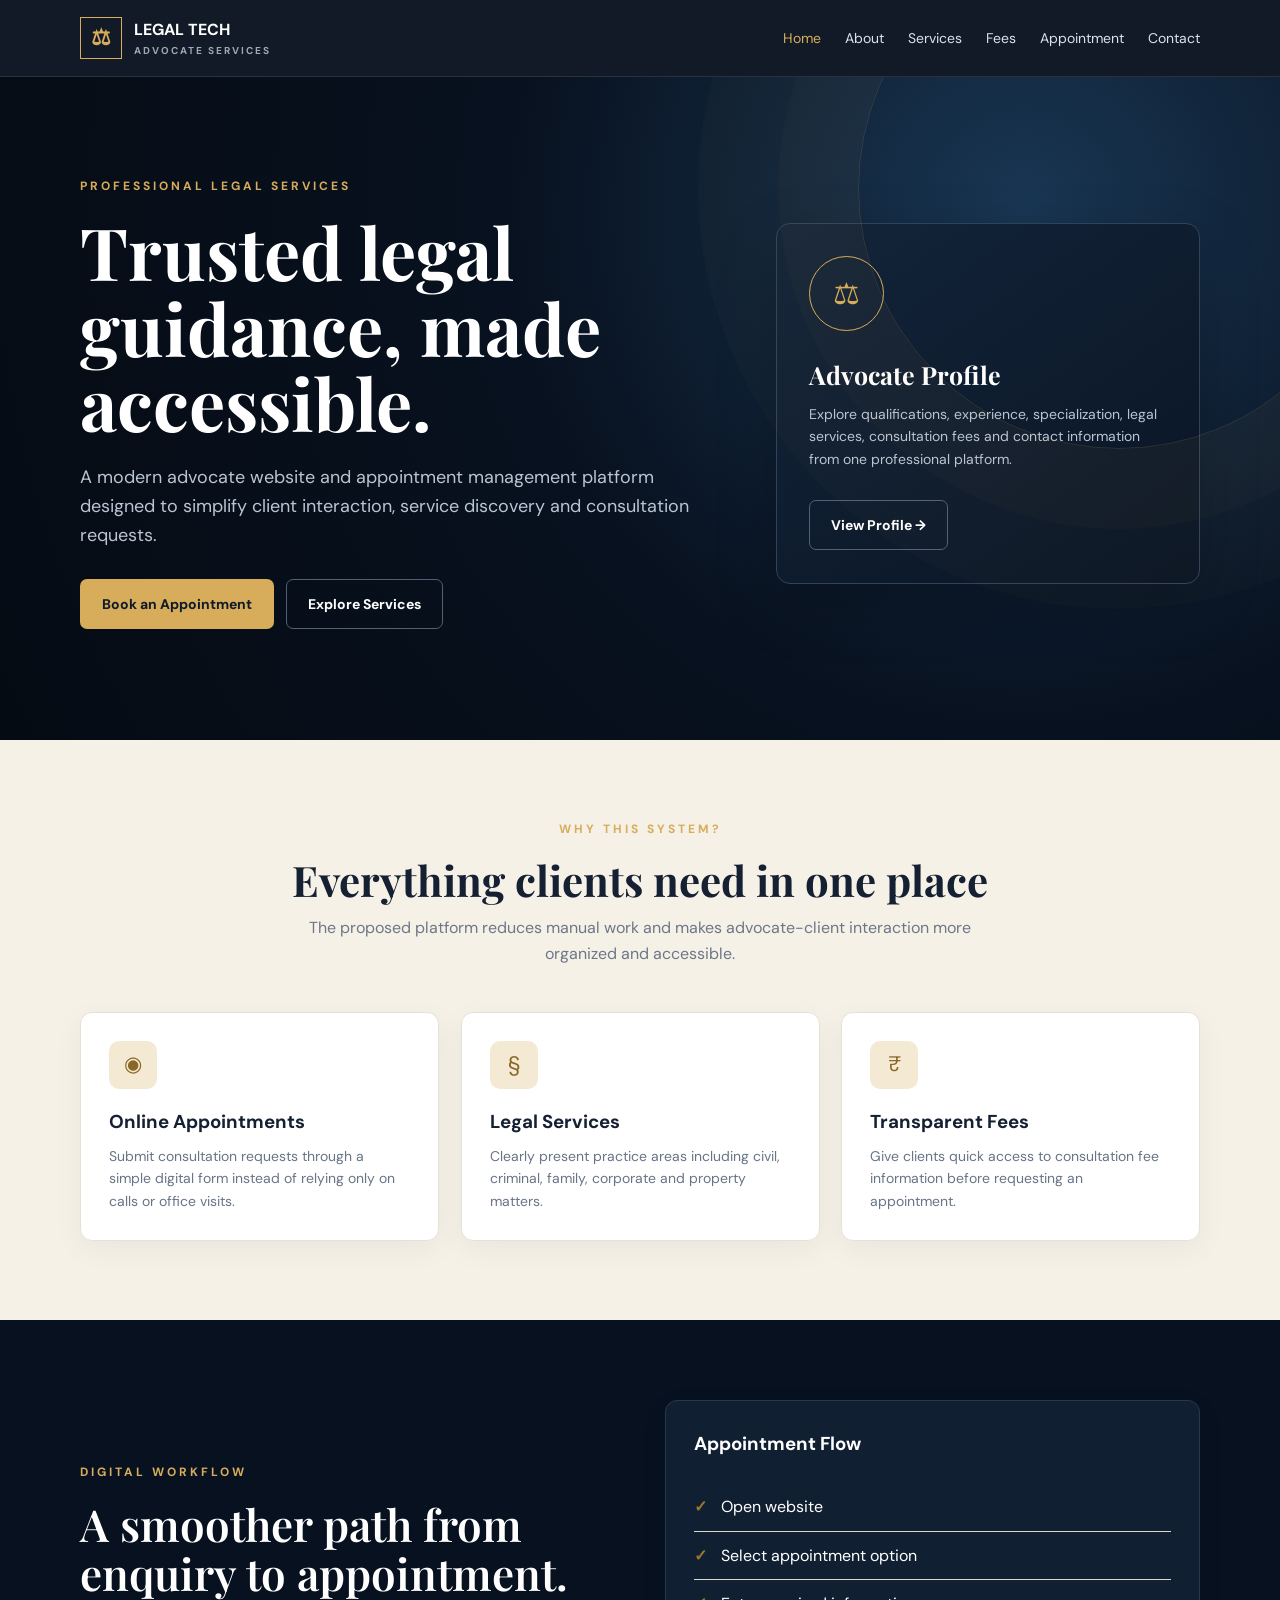
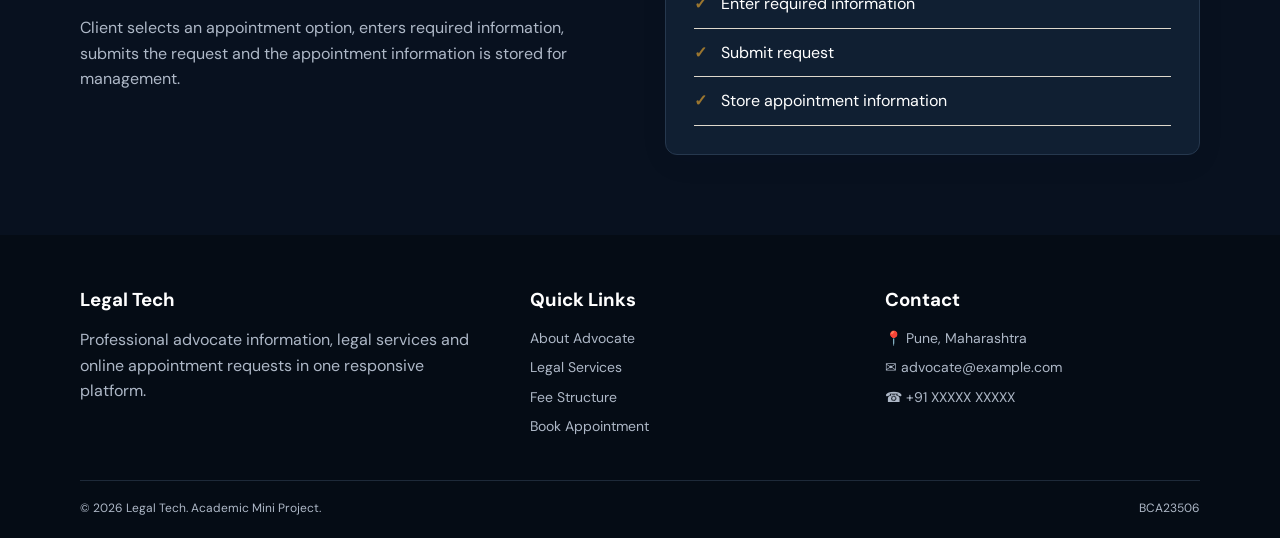
<file: advocate_website/index.html>
<!DOCTYPE html>
<html lang="en">
 <head>
  <meta charset="utf-8"/>
  <meta content="width=device-width,initial-scale=1" name="viewport"/>
  <title>
   Legal Tech | Advocate Website
  </title>
  <link href="css/style.css" rel="stylesheet"/>
 </head>
 <body>
  <div id="site-header">
  </div>
  <main>
   <section class="hero">
    <div class="container hero-grid">
     <div>
      <div class="eyebrow">
       Professional Legal Services
      </div>
      <h1>
       Trusted legal guidance, made accessible.
      </h1>
      <p>
       A modern advocate website and appointment management platform designed to simplify client interaction, service discovery and consultation requests.
      </p>
      <div class="actions">
       <a class="btn btn-gold" href="appointment.html">
        Book an Appointment
       </a>
       <a class="btn btn-outline" href="services.html">
        Explore Services
       </a>
      </div>
     </div>
     <div class="hero-card reveal">
      <div class="seal">
       ⚖
      </div>
      <h3>
       Advocate Profile
      </h3>
      <p>
       Explore qualifications, experience, specialization, legal services, consultation fees and contact information from one professional platform.
      </p>
      <div class="actions">
       <a class="btn btn-outline" href="about.html">
        View Profile &rarr;
       </a>
      </div>
     </div>
    </div>
   </section>
   <section class="section">
    <div class="container">
     <div class="section-head reveal">
      <div class="eyebrow">
       Why this system?
      </div>
      <h2>
       Everything clients need in one place
      </h2>
      <p>
       The proposed platform reduces manual work and makes advocate-client interaction more organized and accessible.
      </p>
     </div>
     <div class="grid3">
      <div class="card reveal">
       <div class="icon">
        ◉
       </div>
       <h3>
        Online Appointments
       </h3>
       <p>
        Submit consultation requests through a simple digital form instead of relying only on calls or office visits.
       </p>
      </div>
      <div class="card reveal">
       <div class="icon">
        &sect;
       </div>
       <h3>
        Legal Services
       </h3>
       <p>
        Clearly present practice areas including civil, criminal, family, corporate and property matters.
       </p>
      </div>
      <div class="card reveal">
       <div class="icon">
        ₹
       </div>
       <h3>
        Transparent Fees
       </h3>
       <p>
        Give clients quick access to consultation fee information before requesting an appointment.
       </p>
      </div>
     </div>
    </div>
   </section>
   <section class="section dark">
    <div class="container split">
     <div class="reveal">
      <div class="eyebrow">
       Digital workflow
      </div>
      <h2>
       A smoother path from enquiry to appointment.
      </h2>
      <p style="color:#aeb8c7;margin-top:18px">
       Client selects an appointment option, enters required information, submits the request and the appointment information is stored for management.
      </p>
     </div>
     <div class="card reveal">
      <h3>
       Appointment Flow
      </h3>
      <ul class="checklist">
       <li>
        Open website
       </li>
       <li>
        Select appointment option
       </li>
       <li>
        Enter required information
       </li>
       <li>
        Submit request
       </li>
       <li>
        Store appointment information
       </li>
      </ul>
     </div>
    </div>
   </section>
  </main>
  <div id="site-footer">
  </div>
  <script src="js/components.js">
  </script>
  <script src="js/main.js">
  </script>
 </body>
</html>
</file>
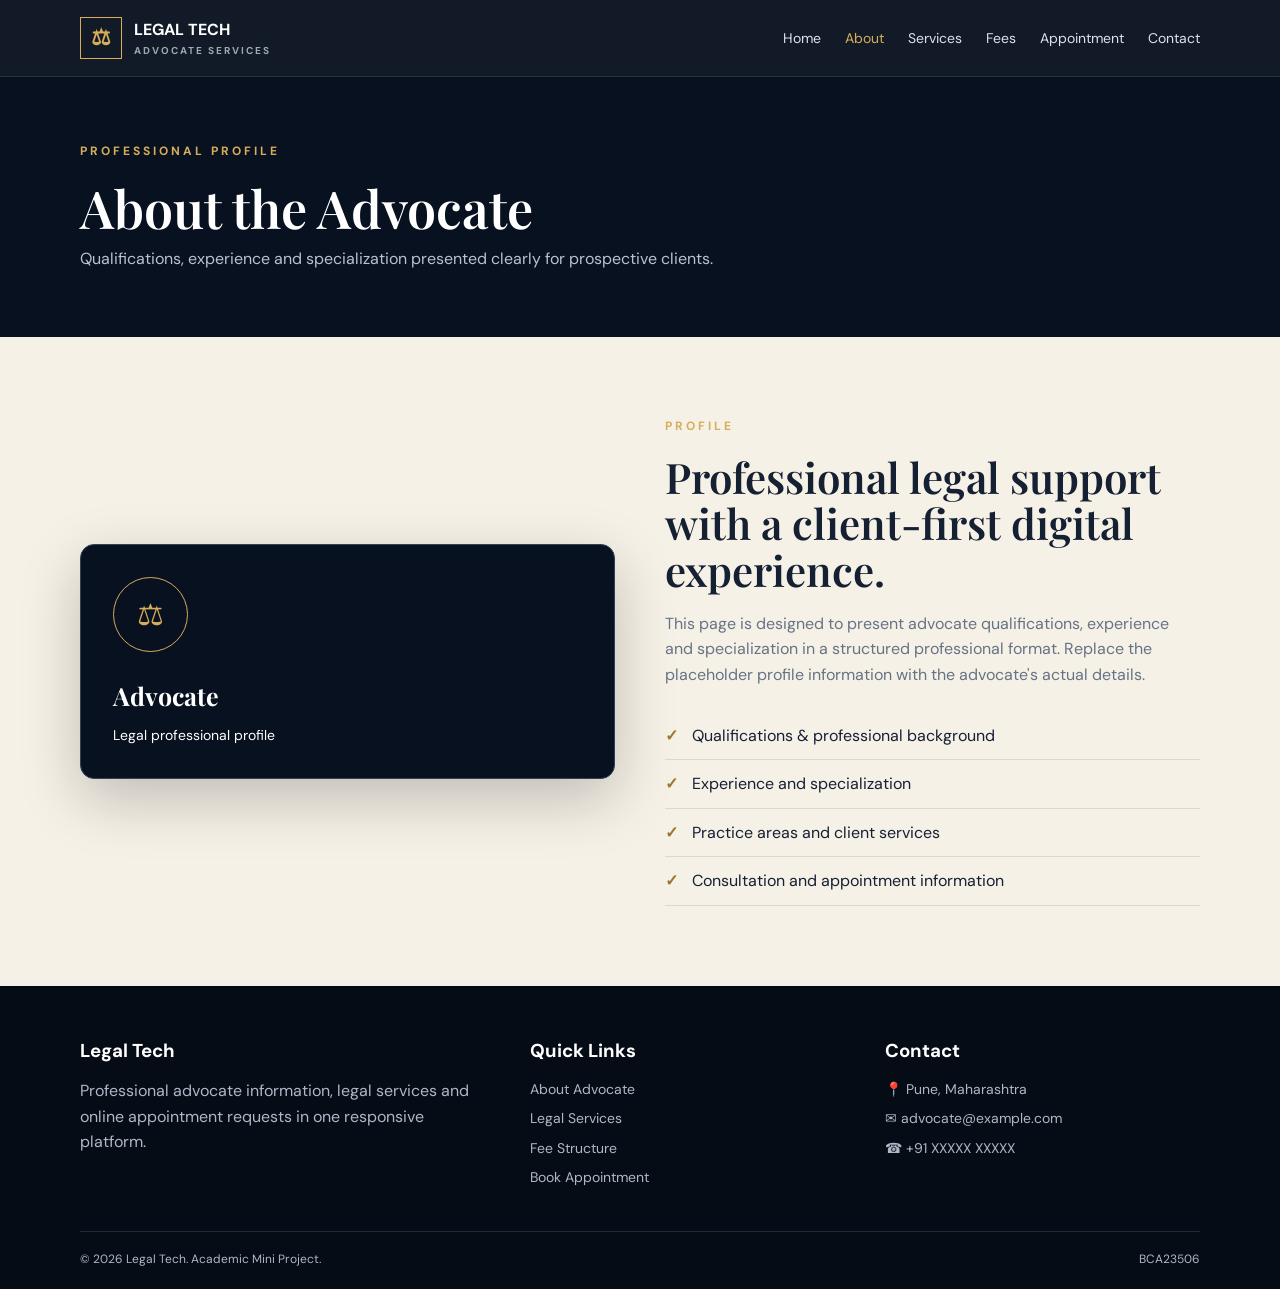
<file: advocate_website/about.html>
<!DOCTYPE html>
<html lang="en">
 <head>
  <meta charset="utf-8"/>
  <meta content="width=device-width,initial-scale=1" name="viewport"/>
  <title>
   About Advocate | Legal Tech
  </title>
  <link href="css/style.css" rel="stylesheet"/>
 </head>
 <body>
  <div id="site-header">
  </div>
  <section class="page-hero">
   <div class="container">
    <div class="eyebrow">
     Professional Profile
    </div>
    <h1>
     About the Advocate
    </h1>
    <p>
     Qualifications, experience and specialization presented clearly for prospective clients.
    </p>
   </div>
  </section>
  <main class="section">
   <div class="container split">
    <div class="reveal">
     <div class="hero-card" style="background:var(--navy);color:#fff">
      <div class="seal">
       ⚖
      </div>
      <h3>
       Advocate
      </h3>
      <p>
       Legal professional profile
      </p>
     </div>
    </div>
    <div class="reveal">
     <div class="eyebrow">
      Profile
     </div>
     <h2 style="font:600 42px/1.1 'Playfair Display',serif">
      Professional legal support with a client-first digital experience.
     </h2>
     <p style="margin-top:18px;color:#667384">
      This page is designed to present advocate qualifications, experience and specialization in a structured professional format. Replace the placeholder profile information with the advocate's actual details.
     </p>
     <ul class="checklist">
      <li>
       Qualifications &amp; professional background
      </li>
      <li>
       Experience and specialization
      </li>
      <li>
       Practice areas and client services
      </li>
      <li>
       Consultation and appointment information
      </li>
     </ul>
    </div>
   </div>
  </main>
  <div id="site-footer">
  </div>
  <script src="js/components.js">
  </script>
  <script src="js/main.js">
  </script>
 </body>
</html>
</file>
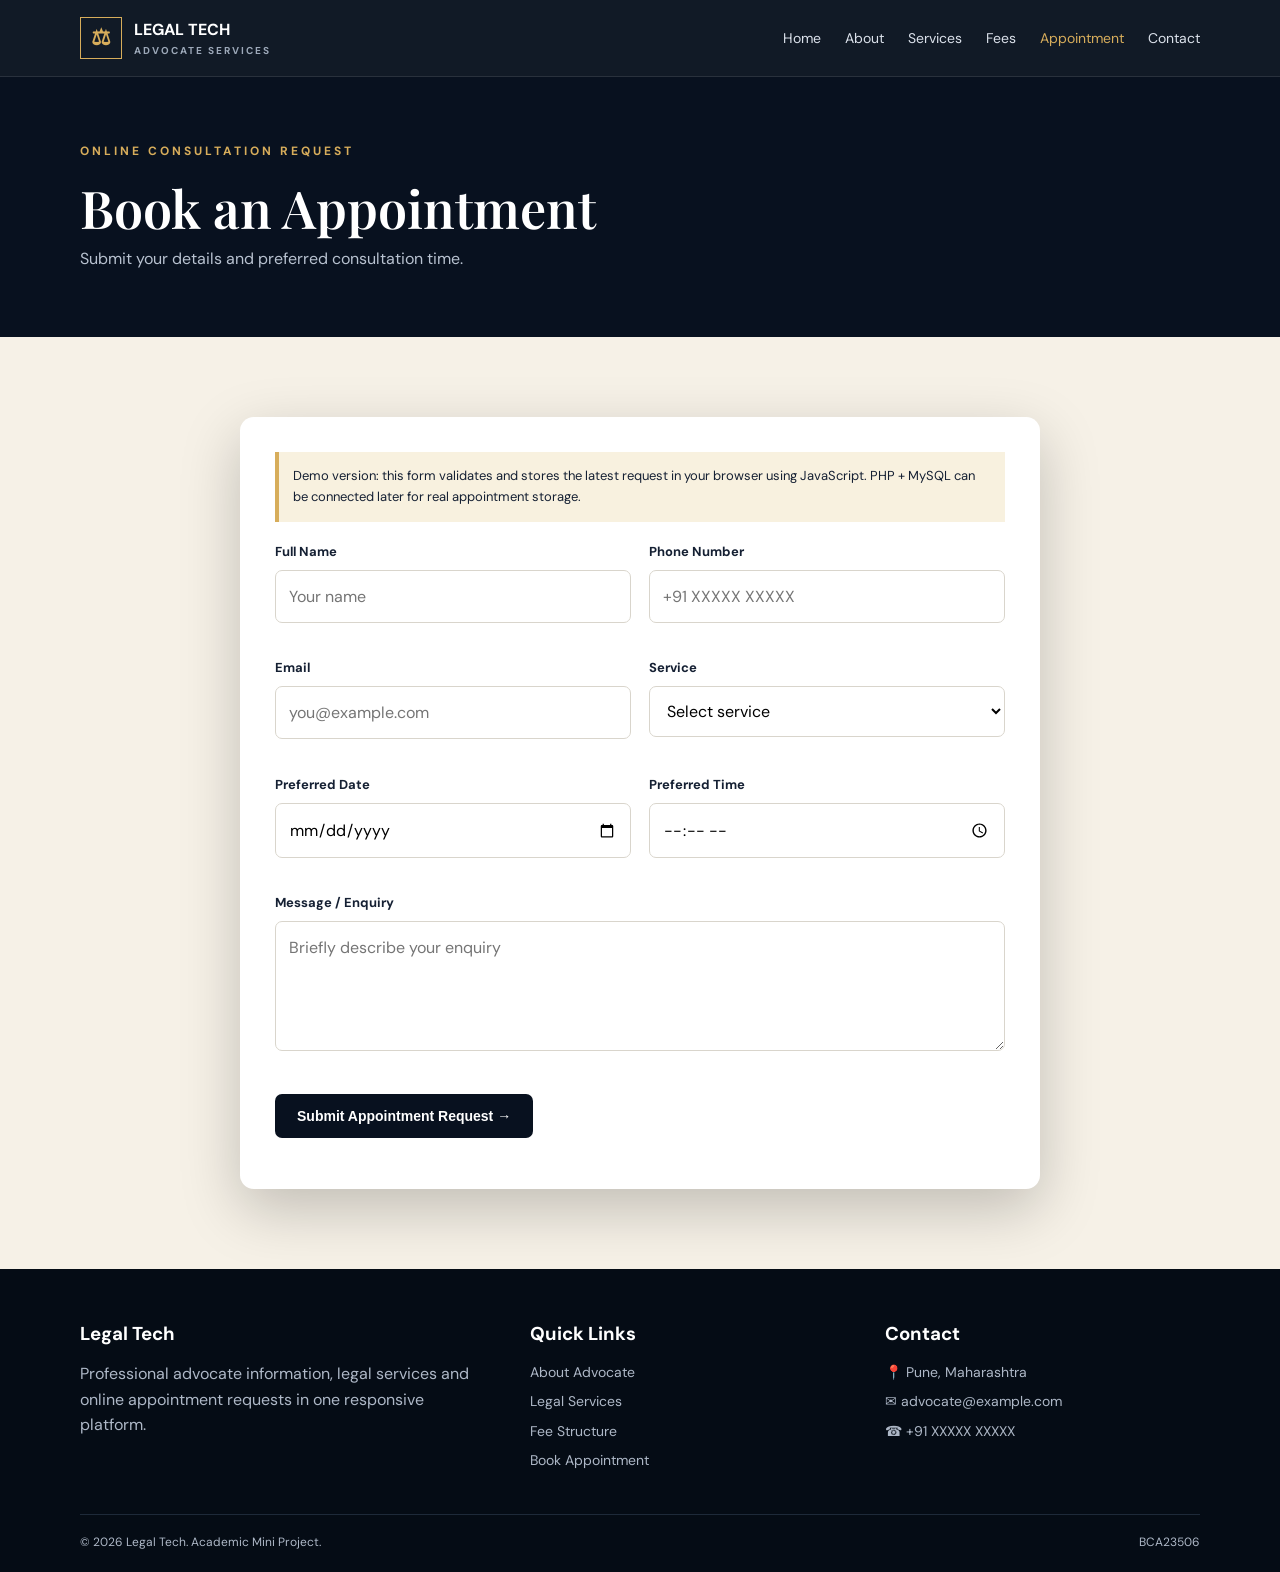
<file: advocate_website/appointment.html>
<!DOCTYPE html>
<html lang="en">
 <head>
  <meta charset="utf-8"/>
  <meta content="width=device-width,initial-scale=1" name="viewport"/>
  <title>
   Appointment | Legal Tech
  </title>
  <link href="css/style.css" rel="stylesheet"/>
 </head>
 <body>
  <div id="site-header">
  </div>
  <section class="page-hero">
   <div class="container">
    <div class="eyebrow">
     Online Consultation Request
    </div>
    <h1>
     Book an Appointment
    </h1>
    <p>
     Submit your details and preferred consultation time.
    </p>
   </div>
  </section>
  <main class="section">
   <div class="container">
    <div class="form-wrap reveal">
     <div class="notice">
      Demo version: this form validates and stores the latest request in your browser using JavaScript. PHP + MySQL can be connected later for real appointment storage.
     </div>
     <form id="appointmentForm">
      <div class="form-grid">
       <div class="field">
        <label>
         Full Name
        </label>
        <input name="name" placeholder="Your name" required=""/>
       </div>
       <div class="field">
        <label>
         Phone Number
        </label>
        <input name="phone" placeholder="+91 XXXXX XXXXX" required=""/>
       </div>
       <div class="field">
        <label>
         Email
        </label>
        <input name="email" placeholder="you@example.com" required="" type="email"/>
       </div>
       <div class="field">
        <label>
         Service
        </label>
        <select name="service" required="">
         <option value="">
          Select service
         </option>
         <option>
          Civil Law
         </option>
         <option>
          Criminal Law
         </option>
         <option>
          Family Law
         </option>
         <option>
          Corporate Law
         </option>
         <option>
          Property Law
         </option>
        </select>
       </div>
       <div class="field">
        <label>
         Preferred Date
        </label>
        <input name="date" required="" type="date"/>
       </div>
       <div class="field">
        <label>
         Preferred Time
        </label>
        <input name="time" required="" type="time"/>
       </div>
       <div class="field full">
        <label>
         Message / Enquiry
        </label>
        <textarea name="message" placeholder="Briefly describe your enquiry"></textarea>
       </div>
       <div class="field full">
        <button class="btn btn-dark" type="submit">
         Submit Appointment Request &rarr;
        </button>
       </div>
      </div>
     </form>
    </div>
   </div>
  </main>
  <div class="toast">
   Appointment request saved successfully in this demo.
  </div>
  <div id="site-footer">
  </div>
  <script src="js/components.js">
  </script>
  <script src="js/main.js">
  </script>
 </body>
</html>
</file>
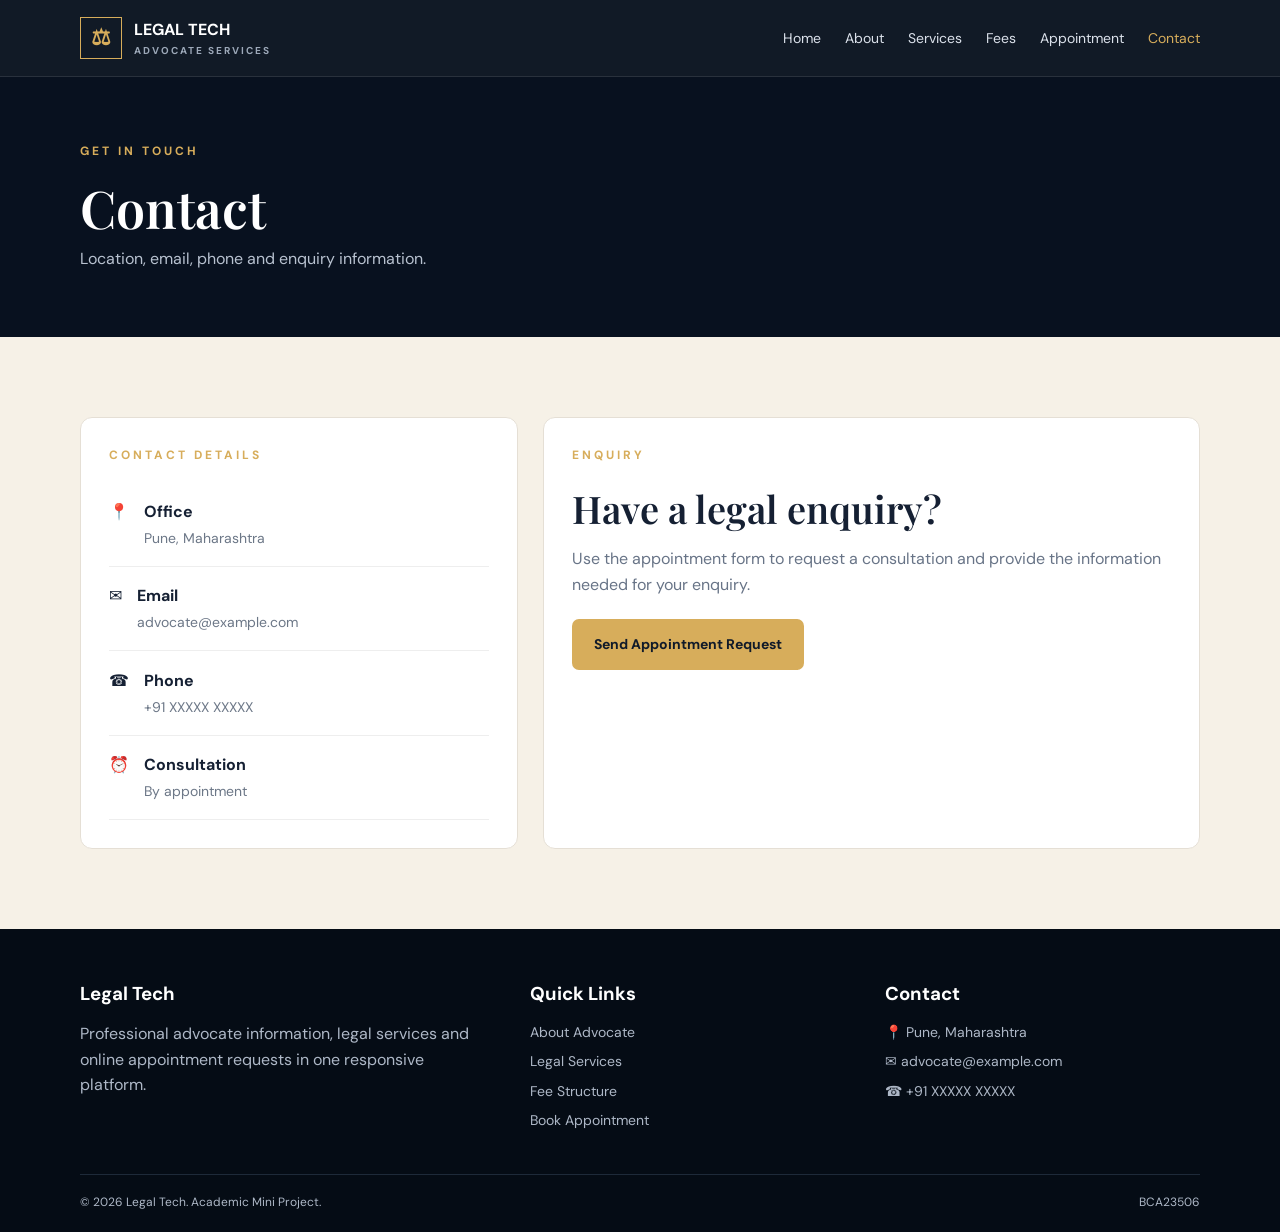
<file: advocate_website/contact.html>
<!DOCTYPE html>
<html lang="en">
 <head>
  <meta charset="utf-8"/>
  <meta content="width=device-width,initial-scale=1" name="viewport"/>
  <title>
   Contact | Legal Tech
  </title>
  <link href="css/style.css" rel="stylesheet"/>
 </head>
 <body>
  <div id="site-header">
  </div>
  <section class="page-hero">
   <div class="container">
    <div class="eyebrow">
     Get in Touch
    </div>
    <h1>
     Contact
    </h1>
    <p>
     Location, email, phone and enquiry information.
    </p>
   </div>
  </section>
  <main class="section">
   <div class="container contact-grid">
    <div class="contact-card reveal">
     <div class="eyebrow">
      Contact Details
     </div>
     <div class="contact-row">
      <div>
       📍
      </div>
      <div>
       <b>
        Office
       </b>
       <span>
        Pune, Maharashtra
       </span>
      </div>
     </div>
     <div class="contact-row">
      <div>
       ✉
      </div>
      <div>
       <b>
        Email
       </b>
       <span>
        advocate@example.com
       </span>
      </div>
     </div>
     <div class="contact-row">
      <div>
       &phone;
      </div>
      <div>
       <b>
        Phone
       </b>
       <span>
        +91 XXXXX XXXXX
       </span>
      </div>
     </div>
     <div class="contact-row">
      <div>
       ⏰
      </div>
      <div>
       <b>
        Consultation
       </b>
       <span>
        By appointment
       </span>
      </div>
     </div>
    </div>
    <div class="contact-card reveal">
     <div class="eyebrow">
      Enquiry
     </div>
     <h2 style="font:600 38px 'Playfair Display',serif">
      Have a legal enquiry?
     </h2>
     <p style="color:#687487;margin:12px 0 22px">
      Use the appointment form to request a consultation and provide the information needed for your enquiry.
     </p>
     <a class="btn btn-gold" href="appointment.html">
      Send Appointment Request
     </a>
    </div>
   </div>
  </main>
  <div id="site-footer">
  </div>
  <script src="js/components.js">
  </script>
  <script src="js/main.js">
  </script>
 </body>
</html>
</file>
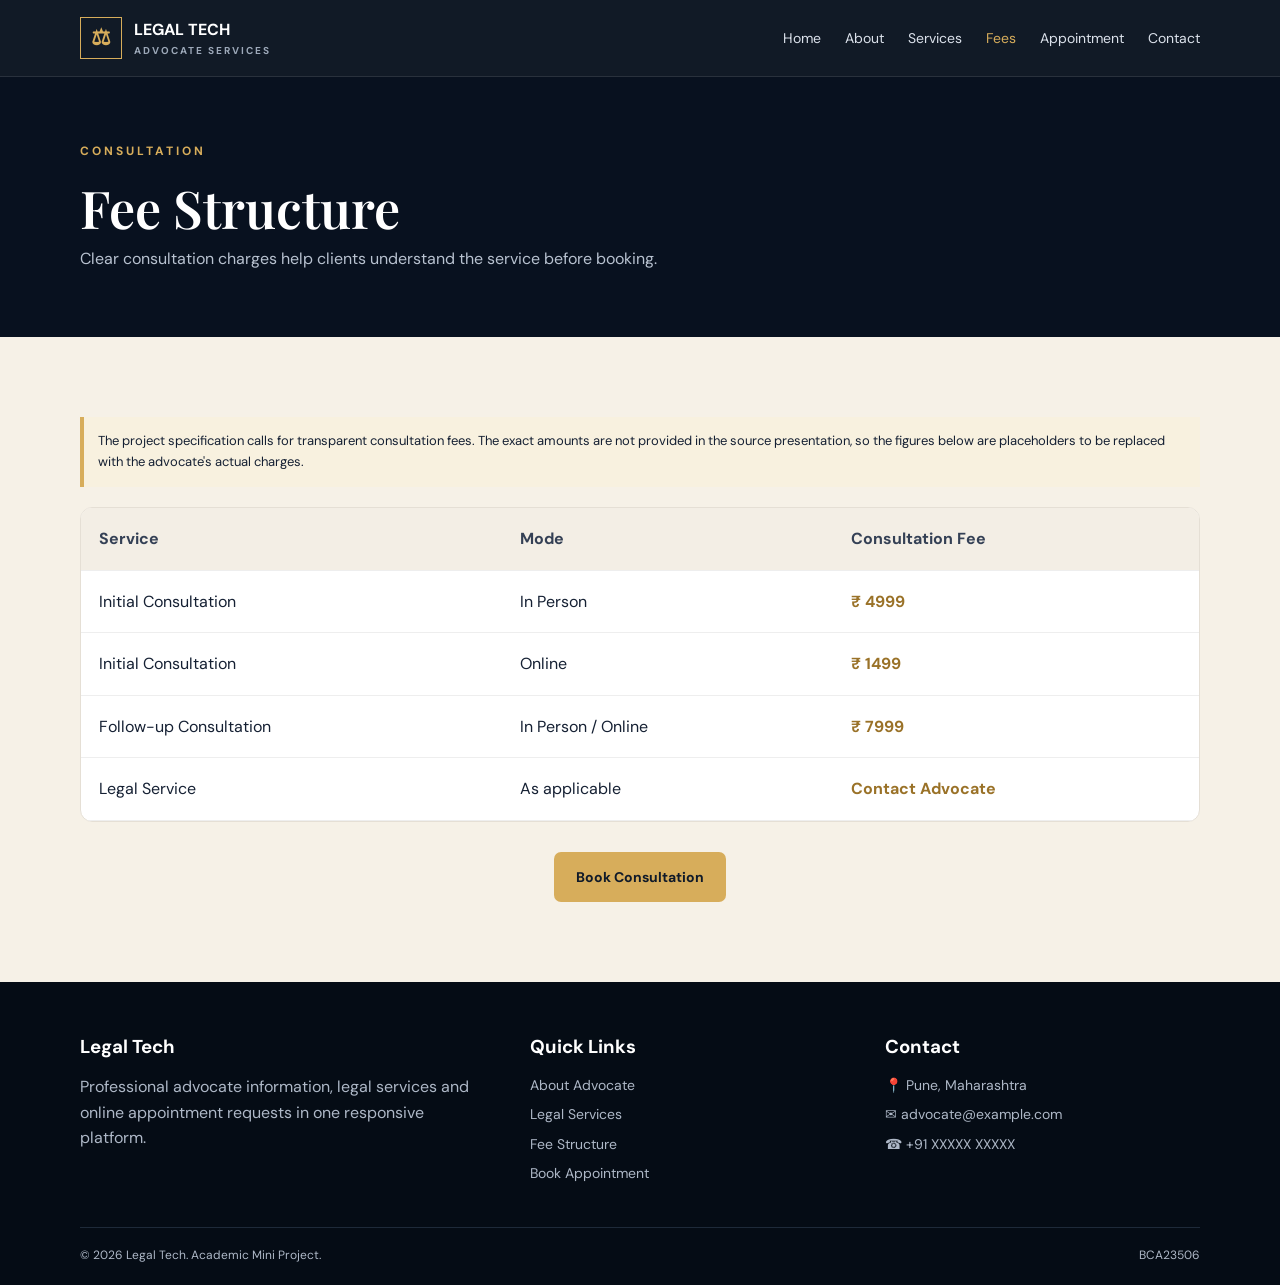
<file: advocate_website/fees.html>
<!DOCTYPE html>
<html lang="en">
 <head>
  <meta charset="utf-8"/>
  <meta content="width=device-width,initial-scale=1" name="viewport"/>
  <title>
   Fee Structure | Legal Tech
  </title>
  <link href="css/style.css" rel="stylesheet"/>
 </head>
 <body>
  <div id="site-header">
  </div>
  <section class="page-hero">
   <div class="container">
    <div class="eyebrow">
     Consultation
    </div>
    <h1>
     Fee Structure
    </h1>
    <p>
     Clear consultation charges help clients understand the service before booking.
    </p>
   </div>
  </section>
  <main class="section">
   <div class="container">
    <div class="notice">
     The project specification calls for transparent consultation fees. The exact amounts are not provided in the source presentation, so the figures below are placeholders to be replaced with the advocate's actual charges.
    </div>
    <div class="table-wrap reveal">
     <table class="fee-table">
      <thead>
       <tr>
        <th>
         Service
        </th>
        <th>
         Mode
        </th>
        <th>
         Consultation Fee
        </th>
       </tr>
      </thead>
      <tbody>
       <tr>
        <td>
         Initial Consultation
        </td>
        <td>
         In Person
        </td>
        <td class="fee">
         ₹ 4999
        </td>
       </tr>
       <tr>
        <td>
         Initial Consultation
        </td>
        <td>
         Online
        </td>
        <td class="fee">
         ₹ 1499
        </td>
       </tr>
       <tr>
        <td>
         Follow-up Consultation
        </td>
        <td>
         In Person / Online
        </td>
        <td class="fee">
         ₹ 7999
        </td>
       </tr>
       <tr>
        <td>
         Legal Service
        </td>
        <td>
         As applicable
        </td>
        <td class="fee">
         Contact Advocate
        </td>
       </tr>
      </tbody>
     </table>
    </div>
    <div style="text-align:center;margin-top:30px">
     <a class="btn btn-gold" href="appointment.html">
      Book Consultation
     </a>
    </div>
   </div>
  </main>
  <div id="site-footer">
  </div>
  <script src="js/components.js">
  </script>
  <script src="js/main.js">
  </script>
 </body>
</html>
</file>
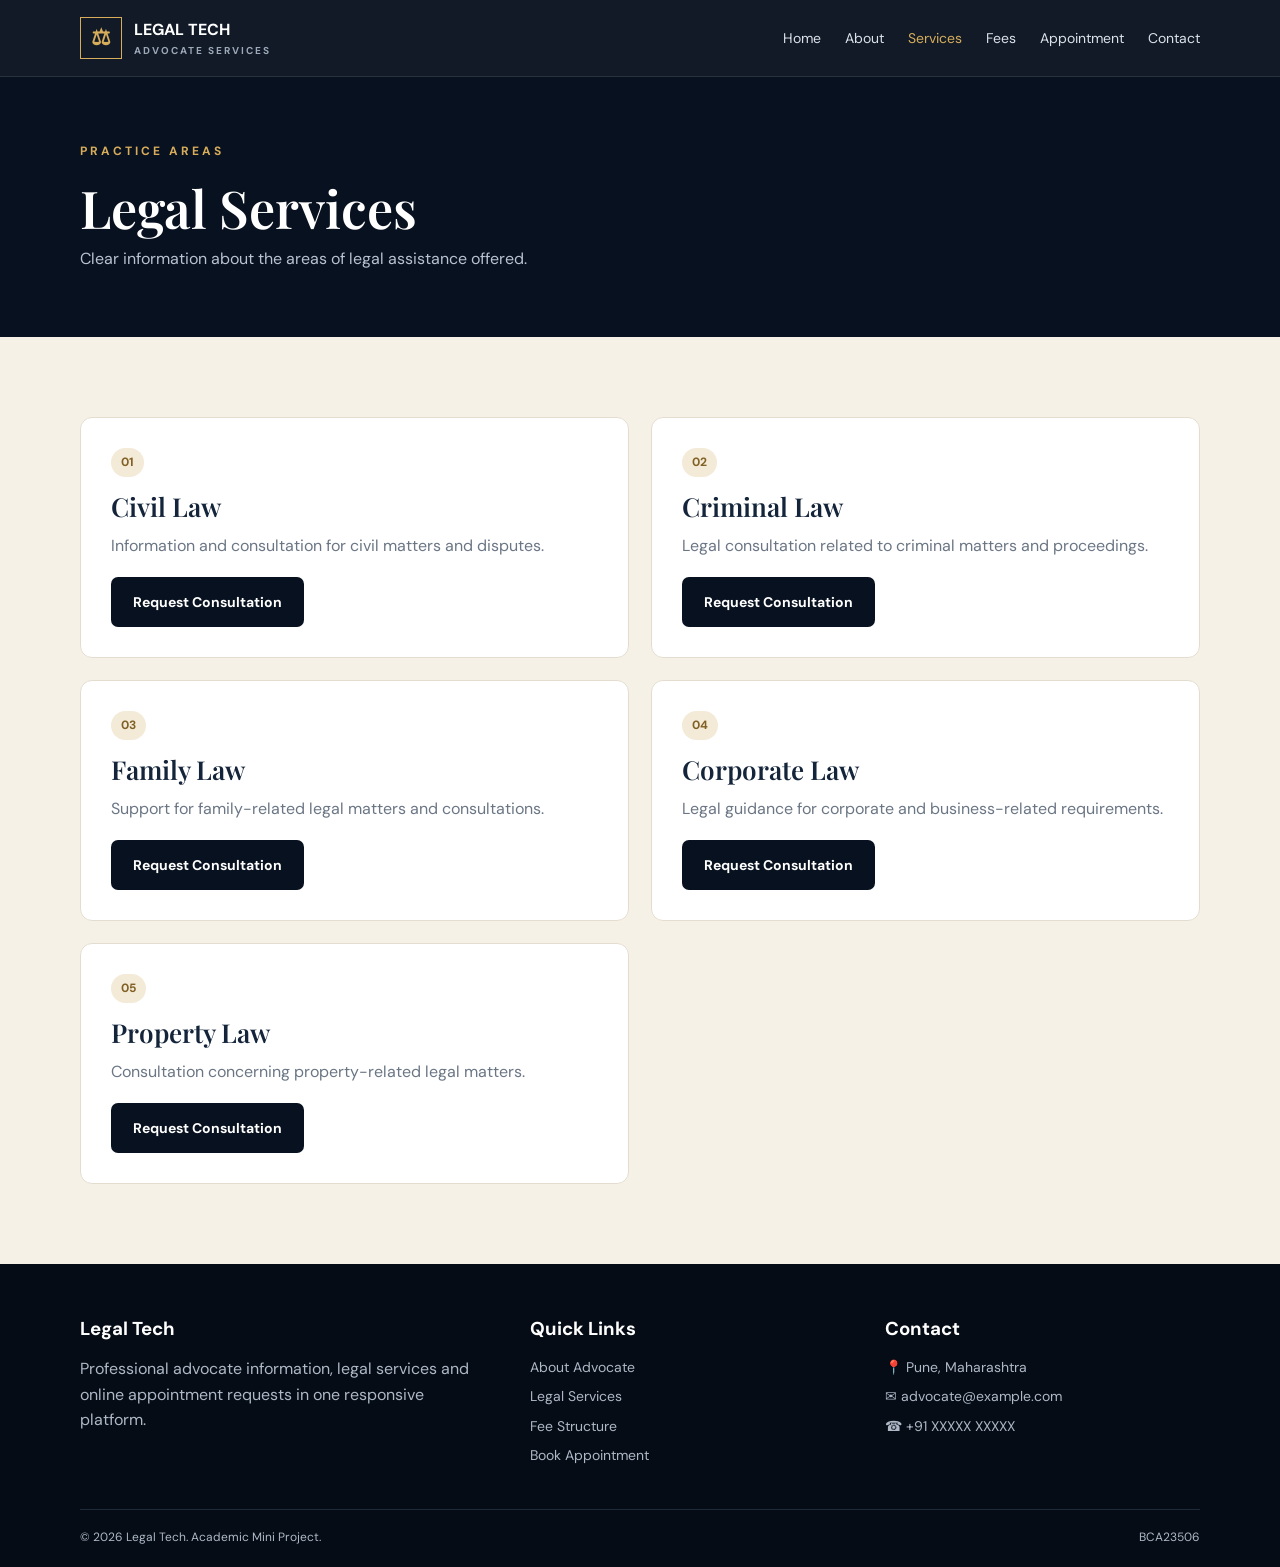
<file: advocate_website/services.html>
<!DOCTYPE html>
<html lang="en">
 <head>
  <meta charset="utf-8"/>
  <meta content="width=device-width,initial-scale=1" name="viewport"/>
  <title>
   Legal Services | Legal Tech
  </title>
  <link href="css/style.css" rel="stylesheet"/>
 </head>
 <body>
  <div id="site-header">
  </div>
  <section class="page-hero">
   <div class="container">
    <div class="eyebrow">
     Practice Areas
    </div>
    <h1>
     Legal Services
    </h1>
    <p>
     Clear information about the areas of legal assistance offered.
    </p>
   </div>
  </section>
  <main class="section">
   <div class="container">
    <div class="services">
     <div class="service reveal">
      <span class="tag">
       01
      </span>
      <h3>
       Civil Law
      </h3>
      <p>
       Information and consultation for civil matters and disputes.
      </p>
      <a class="btn btn-dark" href="appointment.html">
       Request Consultation
      </a>
     </div>
     <div class="service reveal">
      <span class="tag">
       02
      </span>
      <h3>
       Criminal Law
      </h3>
      <p>
       Legal consultation related to criminal matters and proceedings.
      </p>
      <a class="btn btn-dark" href="appointment.html">
       Request Consultation
      </a>
     </div>
     <div class="service reveal">
      <span class="tag">
       03
      </span>
      <h3>
       Family Law
      </h3>
      <p>
       Support for family-related legal matters and consultations.
      </p>
      <a class="btn btn-dark" href="appointment.html">
       Request Consultation
      </a>
     </div>
     <div class="service reveal">
      <span class="tag">
       04
      </span>
      <h3>
       Corporate Law
      </h3>
      <p>
       Legal guidance for corporate and business-related requirements.
      </p>
      <a class="btn btn-dark" href="appointment.html">
       Request Consultation
      </a>
     </div>
     <div class="service reveal">
      <span class="tag">
       05
      </span>
      <h3>
       Property Law
      </h3>
      <p>
       Consultation concerning property-related legal matters.
      </p>
      <a class="btn btn-dark" href="appointment.html">
       Request Consultation
      </a>
     </div>
    </div>
   </div>
  </main>
  <div id="site-footer">
  </div>
  <script src="js/components.js">
  </script>
  <script src="js/main.js">
  </script>
 </body>
</html>
</file>
<file: advocate_website/css/style.css>
@import url('https://fonts.googleapis.com/css2?family=DM+Sans:wght@400;500;600;700&family=Playfair+Display:wght@500;600;700&display=swap');

/* ================================
   Root variables
================================ */
:root {
    --navy: #08111f;
    --navy-2: #0d1b2e;
    --gold: #d7ad5b;
    --cream: #f6f1e7;
    --muted: #aeb8c7;
    --white: #ffffff;
    --line: rgba(255, 255, 255, 0.1);
    --shadow: 0 20px 60px rgba(0, 0, 0, 0.22);
}

/* ================================
   Reset and base styles
================================ */
* {
    box-sizing: border-box;
    margin: 0;
    padding: 0;
}

html {
    scroll-behavior: smooth;
}

body {
    font-family: 'DM Sans', sans-serif;
    background: var(--cream);
    color: #152033;
    line-height: 1.6;
}

.container {
    width: min(1120px, 92%);
    margin: 0 auto;
}

/* ================================
   Navigation
================================ */
.navbar {
    position: sticky;
    top: 0;
    z-index: 50;
    background: rgba(8, 17, 31, 0.96);
    color: var(--white);
    border-bottom: 1px solid var(--line);
    backdrop-filter: blur(10px);
}

.nav {
    height: 76px;
    display: flex;
    align-items: center;
    justify-content: space-between;
}

.brand {
    display: flex;
    align-items: center;
    gap: 12px;
    color: var(--white);
    text-decoration: none;
    font-weight: 700;
}

.brand-mark {
    width: 42px;
    height: 42px;
    display: grid;
    place-items: center;
    border: 1px solid var(--gold);
    color: var(--gold);
    font-family: serif;
    font-size: 22px;
}

.brand small {
    display: block;
    color: #9da9b9;
    font-size: 10px;
    letter-spacing: 2px;
}

.links {
    display: flex;
    align-items: center;
    gap: 24px;
}

.links a {
    color: #dce2eb;
    text-decoration: none;
    font-size: 14px;
    transition: color 0.25s ease;
}

.links a:hover,
.links a.active {
    color: var(--gold);
}

.menu {
    display: none;
    background: transparent;
    border: 0;
    color: var(--white);
    font-size: 25px;
    cursor: pointer;
}

/* ================================
   Buttons
================================ */
.btn {
    display: inline-flex;
    align-items: center;
    justify-content: center;
    padding: 13px 21px;
    border-radius: 7px;
    border: 1px solid transparent;
    text-decoration: none;
    font-size: 14px;
    font-weight: 700;
    cursor: pointer;
    transition: transform 0.25s ease, box-shadow 0.25s ease;
}

.btn:hover {
    transform: translateY(-2px);
}

.btn-gold {
    background: var(--gold);
    color: #101a29;
}

.btn-outline {
    border-color: #526073;
    color: var(--white);
}

.btn-dark {
    background: var(--navy);
    color: var(--white);
}

/* ================================
   Hero section
================================ */
.hero {
    position: relative;
    overflow: hidden;
    padding: 100px 0 110px;
    background: radial-gradient(
        circle at 80% 20%,
        #193653 0,
        var(--navy) 45%,
        #050b13 100%
    );
    color: var(--white);
}

.hero::after {
    content: '';
    position: absolute;
    right: -100px;
    top: -150px;
    width: 520px;
    height: 520px;
    border: 1px solid rgba(215, 173, 91, 0.16);
    border-radius: 50%;
    box-shadow:
        0 0 0 80px rgba(215, 173, 91, 0.025),
        0 0 0 160px rgba(215, 173, 91, 0.02);
}

.hero-grid {
    display: grid;
    grid-template-columns: 1.2fr 0.8fr;
    gap: 60px;
    align-items: center;
}

.eyebrow {
    margin-bottom: 18px;
    color: var(--gold);
    text-transform: uppercase;
    letter-spacing: 3px;
    font-size: 12px;
    font-weight: 700;
}

.hero h1 {
    margin-bottom: 22px;
    font-family: 'Playfair Display', serif;
    font-size: clamp(42px, 6vw, 72px);
    line-height: 1.05;
}

.hero p {
    max-width: 650px;
    color: #bac5d4;
    font-size: 18px;
}

.actions {
    display: flex;
    flex-wrap: wrap;
    gap: 12px;
    margin-top: 30px;
}

.hero-card {
    padding: 32px;
    background: linear-gradient(145deg, #13243a, #0a1524);
    border: 1px solid #31435a;
    border-radius: 14px;
    box-shadow: var(--shadow);
}

.hero-card .seal {
    width: 75px;
    height: 75px;
    display: grid;
    place-items: center;
    margin-bottom: 24px;
    border: 1px solid var(--gold);
    border-radius: 50%;
    color: var(--gold);
    font-family: serif;
    font-size: 30px;
}

.hero-card h3 {
    margin-bottom: 8px;
    font-family: 'Playfair Display', serif;
    font-size: 25px;
}

.hero-card p {
    font-size: 14px;
}

/* ================================
   General sections
================================ */
.section {
    padding: 80px 0;
}

.section.dark {
    background: var(--navy);
    color: var(--white);
}

.section-head {
    max-width: 700px;
    margin: 0 auto 45px;
    text-align: center;
}

.section-head h2 {
    margin-bottom: 12px;
    font-family: 'Playfair Display', serif;
    font-size: 42px;
    line-height: 1.1;
}

.section-head p {
    color: #6c7787;
}

.dark .section-head p {
    color: var(--muted);
}

.grid3 {
    display: grid;
    grid-template-columns: repeat(3, 1fr);
    gap: 22px;
}

.card {
    padding: 28px;
    background: var(--white);
    border: 1px solid #e7e0d4;
    border-radius: 12px;
    box-shadow: 0 8px 30px rgba(20, 27, 38, 0.05);
}

.dark .card {
    background: #101f32;
    border-color: #26384e;
}

.icon {
    width: 48px;
    height: 48px;
    display: grid;
    place-items: center;
    margin-bottom: 18px;
    background: #f4ead3;
    border-radius: 10px;
    color: #8b6727;
    font-size: 21px;
}

.card h3 {
    margin-bottom: 8px;
}

.card p {
    color: #687487;
    font-size: 14px;
}

.dark .card p {
    color: var(--muted);
}

.split {
    display: grid;
    grid-template-columns: 1fr 1fr;
    gap: 50px;
    align-items: center;
}

.split h2 {
    font: 600 44px / 1.1 'Playfair Display', serif;
}

/* ================================
   Page hero
================================ */
.page-hero {
    padding: 65px 0;
    background: var(--navy);
    color: var(--white);
}

.page-hero h1 {
    font: 600 52px / 1.1 'Playfair Display', serif;
}

.page-hero p {
    margin-top: 10px;
    color: #b8c2d0;
}

/* ================================
   Lists and service cards
================================ */
.checklist {
    margin-top: 24px;
    list-style: none;
}

.checklist li {
    padding: 11px 0;
    border-bottom: 1px solid #ded8cc;
}

.checklist li::before {
    content: '✓';
    margin-right: 10px;
    color: #9b762f;
    font-weight: bold;
}

.services {
    display: grid;
    grid-template-columns: repeat(2, 1fr);
    gap: 22px;
}

.service {
    padding: 30px;
    background: var(--white);
    border: 1px solid #e4ddcf;
    border-radius: 12px;
}

.service h3 {
    color: #14243a;
    font: 600 26px 'Playfair Display', serif;
}

.service p {
    margin: 9px 0 18px;
    color: #6b7685;
}

.tag {
    display: inline-block;
    padding: 5px 10px;
    margin-bottom: 12px;
    background: #f3ead7;
    border-radius: 20px;
    color: #806024;
    font-size: 12px;
    font-weight: 700;
}

/* ================================
   Fee table
================================ */
.table-wrap {
    overflow: auto;
    background: var(--white);
    border: 1px solid #e5dfd5;
    border-radius: 12px;
}

.fee-table {
    width: 100%;
    border-collapse: collapse;
}

.fee-table th,
.fee-table td {
    padding: 18px;
    border-bottom: 1px solid #eee;
    text-align: left;
}

.fee-table th {
    background: #f3eee5;
    color: #344055;
}

.fee {
    color: #9a7228;
    font-weight: 700;
}

/* ================================
   Appointment form
================================ */
.form-wrap {
    max-width: 800px;
    margin: auto;
    padding: 35px;
    background: var(--white);
    border-radius: 14px;
    box-shadow: var(--shadow);
}

.form-grid {
    display: grid;
    grid-template-columns: 1fr 1fr;
    gap: 18px;
}

.field {
    margin-bottom: 17px;
}

.field.full {
    grid-column: 1 / -1;
}

.field label {
    display: block;
    margin-bottom: 7px;
    font-size: 13px;
    font-weight: 700;
}

.field input,
.field select,
.field textarea {
    width: 100%;
    padding: 13px;
    border: 1px solid #d9d5cc;
    border-radius: 7px;
    background: var(--white);
    font: inherit;
}

.field textarea {
    min-height: 130px;
    resize: vertical;
}

.notice {
    padding: 14px;
    margin-bottom: 20px;
    background: #f8f1df;
    border-left: 4px solid var(--gold);
    font-size: 13px;
}

/* ================================
   Contact
================================ */
.contact-grid {
    display: grid;
    grid-template-columns: 0.8fr 1.2fr;
    gap: 25px;
}

.contact-card {
    padding: 28px;
    background: var(--white);
    border: 1px solid #e5dfd5;
    border-radius: 12px;
}

.contact-row {
    display: flex;
    gap: 15px;
    padding: 16px 0;
    border-bottom: 1px solid #eee;
}

.contact-row b {
    display: block;
}

.contact-row span {
    color: #6c7787;
    font-size: 14px;
}

/* ================================
   Popup animation
================================ */
.popup {
    opacity: 0;
    transform: translateY(35px) scale(0.96);
    transition:
        opacity 0.65s ease var(--popup-delay, 0s),
        transform 0.65s cubic-bezier(0.22, 1, 0.36, 1) var(--popup-delay, 0s);
    will-change: opacity, transform;
}

.popup.show {
    opacity: 1;
    transform: translateY(0) scale(1);
}

/* Respect reduced-motion accessibility settings */
@media (prefers-reduced-motion: reduce) {
    .popup,
    .popup.show {
        opacity: 1;
        transform: none;
        transition: none;
    }
}

/* ================================
   Toast message
================================ */
.toast {
    position: fixed;
    right: 20px;
    bottom: 20px;
    z-index: 99;
    display: none;
    padding: 15px 20px;
    background: #101f32;
    border-left: 3px solid var(--gold);
    border-radius: 8px;
    color: var(--white);
    box-shadow: var(--shadow);
}

.toast.show {
    display: block;
    animation: toastPop 0.35s ease both;
}

@keyframes toastPop {
    from {
        opacity: 0;
        transform: translateY(15px) scale(0.95);
    }

    to {
        opacity: 1;
        transform: translateY(0) scale(1);
    }
}

/* ================================
   Footer
================================ */
.footer {
    padding: 50px 0 20px;
    background: #050c15;
    color: var(--muted);
}

.footer-grid {
    display: grid;
    grid-template-columns: 1.3fr 1fr 1fr;
    gap: 40px;
}

.footer h3 {
    margin-bottom: 12px;
    color: var(--white);
}

.footer a {
    display: block;
    margin: 7px 0;
    color: var(--muted);
    text-decoration: none;
    font-size: 14px;
}

.footer-bottom {
    display: flex;
    justify-content: space-between;
    gap: 20px;
    margin-top: 35px;
    padding-top: 18px;
    border-top: 1px solid #1e2a39;
    font-size: 12px;
}

/* ================================
   Responsive layout
================================ */
@media (max-width: 800px) {
    .links {
        position: absolute;
        top: 76px;
        left: 0;
        right: 0;
        display: none;
        flex-direction: column;
        padding: 20px;
        background: var(--navy);
    }

    .links.open {
        display: flex;
    }

    .menu {
        display: block;
    }

    .hero-grid,
    .split,
    .contact-grid {
        grid-template-columns: 1fr;
    }

    .grid3,
    .services {
        grid-template-columns: 1fr;
    }

    .form-grid {
        grid-template-columns: 1fr;
    }

    .field.full {
        grid-column: auto;
    }

    .hero {
        padding: 70px 0;
    }

    .section {
        padding: 60px 0;
    }

    .section-head h2 {
        font-size: 34px;
    }

    .page-hero h1 {
        font-size: 42px;
    }

    .footer-grid {
        grid-template-columns: 1fr;
    }

    .footer-bottom {
        flex-direction: column;
    }
}
</file>
